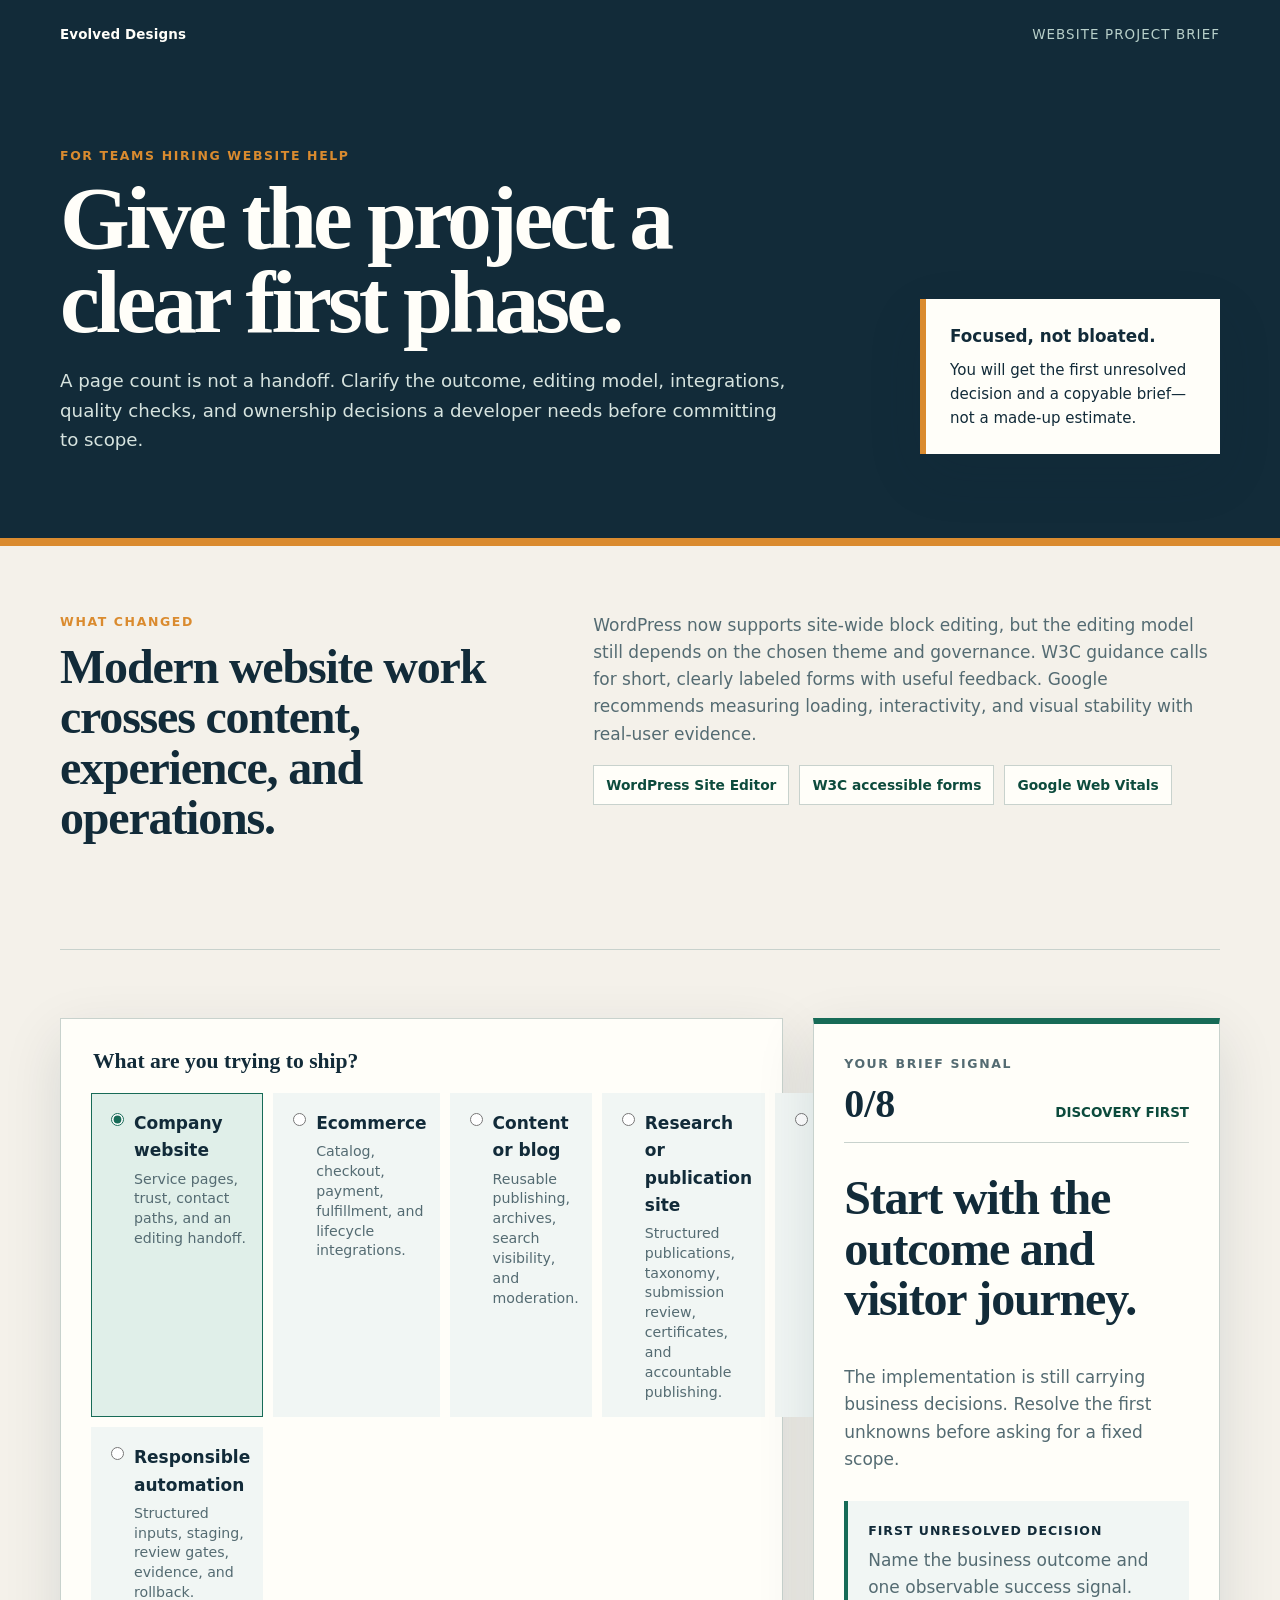
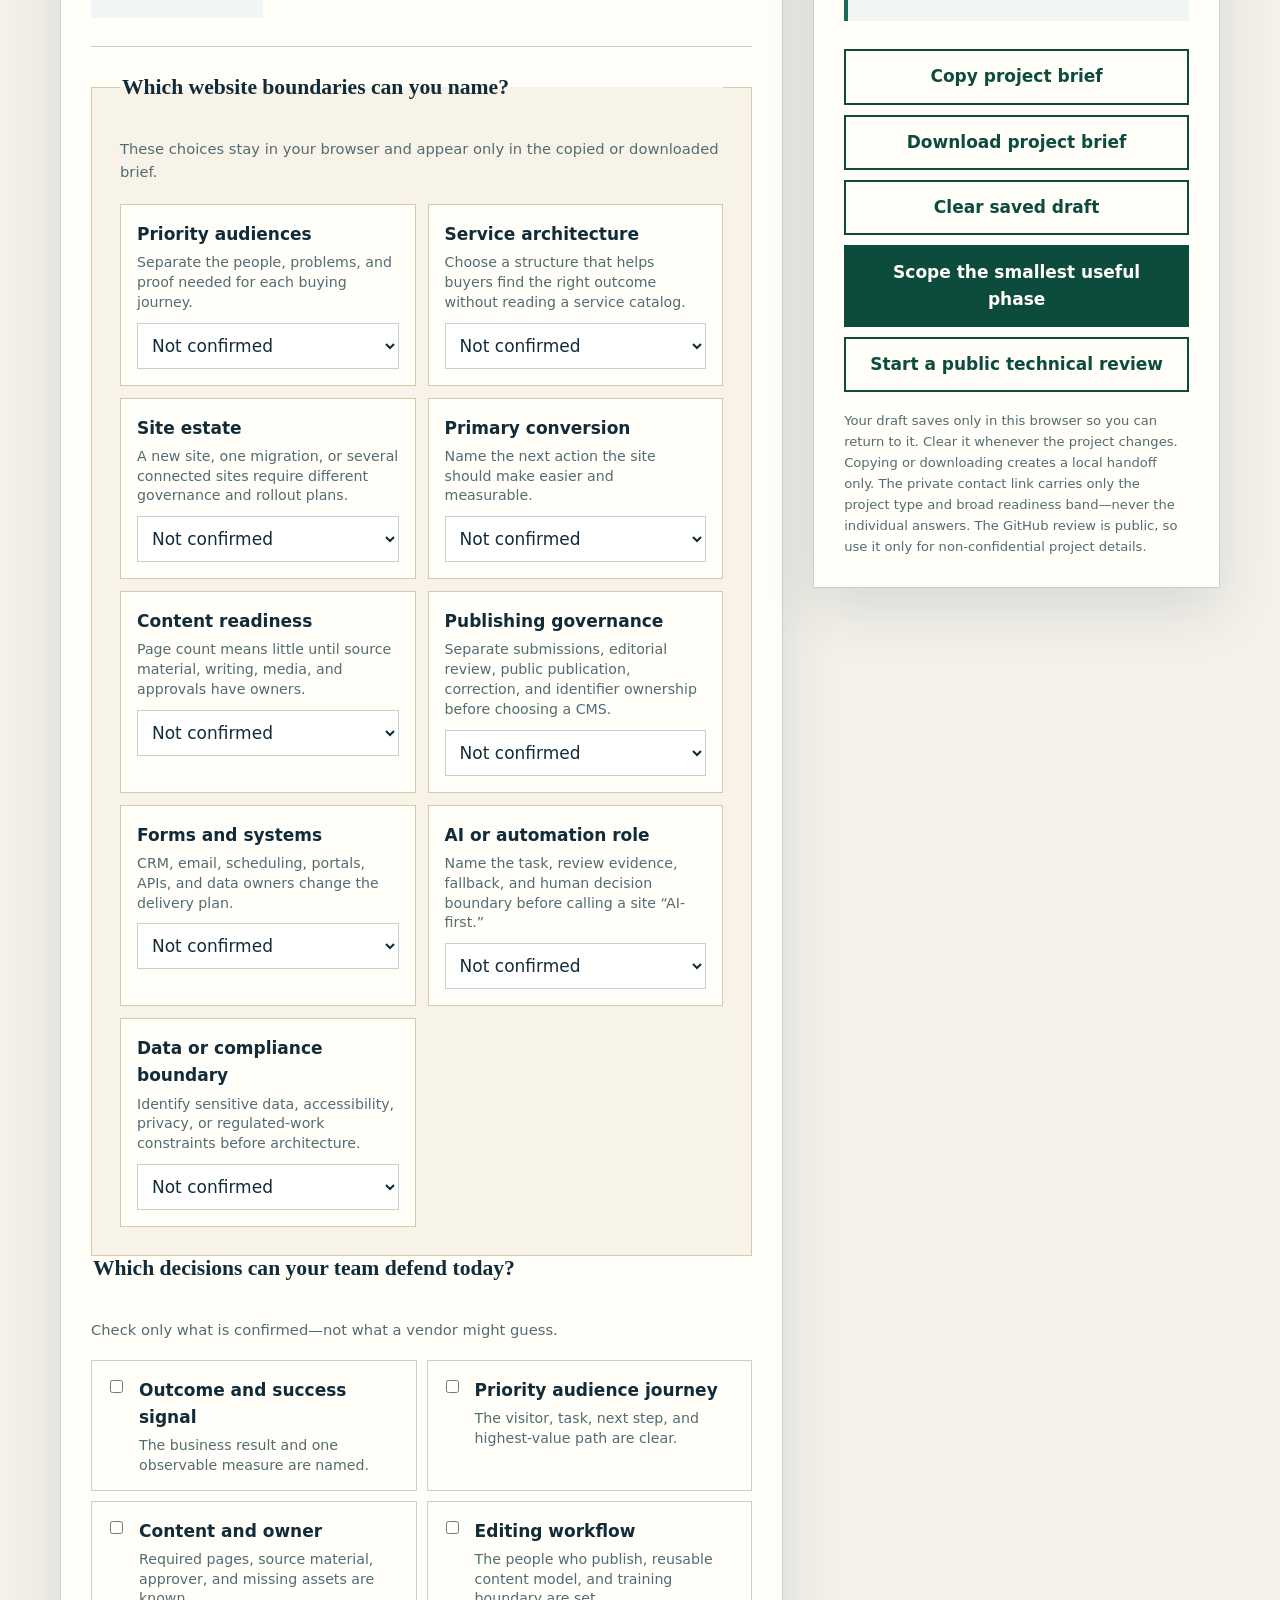
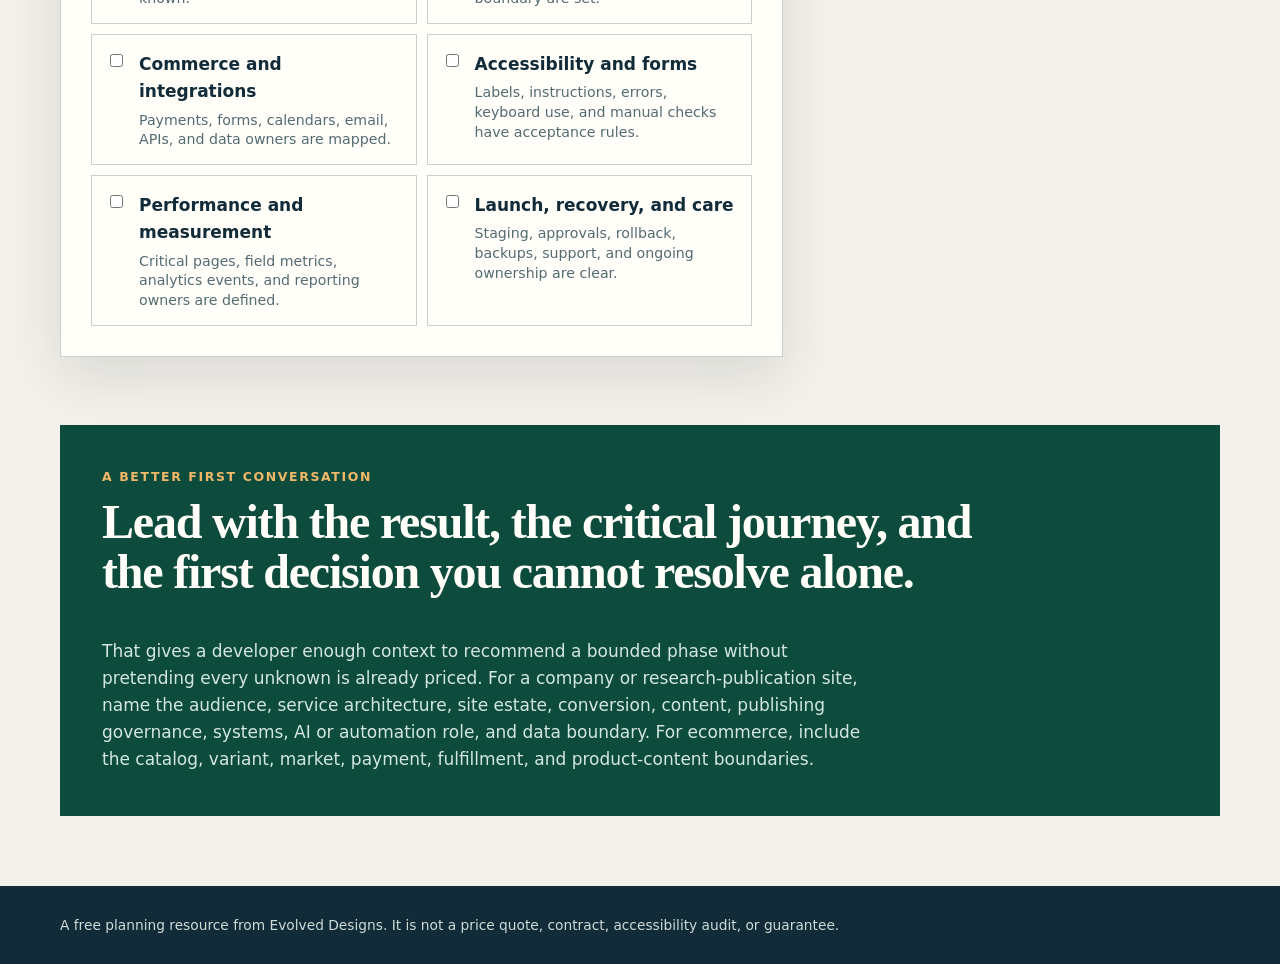
<file: index.html>
<!doctype html>
<html lang="en">
<head>
  <meta charset="utf-8">
  <meta name="viewport" content="width=device-width, initial-scale=1">
  <title>Website Project Brief Builder | Evolved Designs</title>
  <meta name="description" content="Turn a corporate, research-publication, multi-site, AI-assisted, WordPress, ecommerce, content, or automation request into a focused first-phase website brief with audience, governance, conversion, integration, content, and delivery boundaries.">
  <link rel="canonical" href="https://evolveddesigns.net/website-procurement-readiness/">
  <meta property="og:type" content="website">
  <meta property="og:title" content="Website Project Brief Builder | Evolved Designs">
  <meta property="og:description" content="Name the website decisions a developer needs before a responsible scope and handoff.">
  <meta property="og:url" content="https://evolveddesigns.net/website-procurement-readiness/">
  <meta name="twitter:card" content="summary">
  <script type="application/ld+json">
    {
      "@context": "https://schema.org",
      "@graph": [
        {
          "@type": "WebApplication",
          "name": "Website Project Brief Builder",
          "description": "A browser-private project brief builder for corporate, research-publication, multi-site, AI-assisted, WordPress, ecommerce, content, website operations, and responsible automation work, with local audience, publishing-governance, conversion, integration, content, compliance, and commerce boundaries.",
          "url": "https://evolveddesigns.net/website-procurement-readiness/",
          "applicationCategory": "BusinessApplication",
          "operatingSystem": "Any",
          "browserRequirements": "Requires JavaScript",
          "isAccessibleForFree": true,
          "creator": {"@type": "Organization", "name": "Evolved Designs", "url": "https://evolveddesigns.net/"}
        },
        {
          "@type": "FAQPage",
          "mainEntity": [
            {
              "@type": "Question",
              "name": "Does this tool produce a website price?",
              "acceptedAnswer": {"@type": "Answer", "text": "No. It identifies the first unresolved project decision so a responsible scope can be prepared."}
            },
            {
              "@type": "Question",
              "name": "Are project selections submitted?",
              "acceptedAnswer": {"@type": "Answer", "text": "No. Selections stay in the browser. The private contact route carries only the project type and broad readiness band. The separate GitHub review is public and must not contain confidential details."}
            }
          ]
        }
      ]
    }
  </script>
  <link rel="stylesheet" href="styles.css">
  <script type="module" src="app.js"></script>
</head>
<body>
  <header class="mast">
    <nav class="shell nav" aria-label="Primary">
      <a class="brand" href="https://evolveddesigns.net/?utm_source=github&amp;utm_medium=owned_tool&amp;utm_campaign=project_brief_builder">Evolved Designs</a>
      <span>Website project brief</span>
    </nav>
    <div class="shell hero">
      <div>
        <p class="eyebrow">For teams hiring website help</p>
        <h1>Give the project a clear first phase.</h1>
        <p class="lede">A page count is not a handoff. Clarify the outcome, editing model, integrations, quality checks, and ownership decisions a developer needs before committing to scope.</p>
      </div>
      <aside class="brief-card" aria-label="Builder boundary">
        <strong>Focused, not bloated.</strong>
        <p>You will get the first unresolved decision and a copyable brief—not a made-up estimate.</p>
      </aside>
    </div>
  </header>

  <main>
    <section class="context shell" aria-labelledby="why-title">
      <div>
        <p class="eyebrow">What changed</p>
        <h2 id="why-title">Modern website work crosses content, experience, and operations.</h2>
      </div>
      <div>
        <p>WordPress now supports site-wide block editing, but the editing model still depends on the chosen theme and governance. W3C guidance calls for short, clearly labeled forms with useful feedback. Google recommends measuring loading, interactivity, and visual stability with real-user evidence.</p>
        <div class="source-row" aria-label="Primary sources">
          <a href="https://wordpress.org/documentation/article/site-editor/">WordPress Site Editor</a>
          <a href="https://www.w3.org/WAI/tutorials/forms/">W3C accessible forms</a>
          <a href="https://web.dev/articles/vitals">Google Web Vitals</a>
        </div>
      </div>
    </section>

    <section class="builder shell" aria-label="Website project brief builder">
      <form class="panel choices" data-builder>
        <fieldset class="project-type">
          <legend>What are you trying to ship?</legend>
          <label><input type="radio" name="project" value="company" checked><span><strong>Company website</strong><small>Service pages, trust, contact paths, and an editing handoff.</small></span></label>
          <label><input type="radio" name="project" value="commerce"><span><strong>Ecommerce</strong><small>Catalog, checkout, payment, fulfillment, and lifecycle integrations.</small></span></label>
          <label><input type="radio" name="project" value="content"><span><strong>Content or blog</strong><small>Reusable publishing, archives, search visibility, and moderation.</small></span></label>
          <label><input type="radio" name="project" value="publication"><span><strong>Research or publication site</strong><small>Structured publications, taxonomy, submission review, certificates, and accountable publishing.</small></span></label>
          <label><input type="radio" name="project" value="operations"><span><strong>Ongoing operations</strong><small>Maintenance, analytics, forms, integrations, and a priority queue.</small></span></label>
          <label><input type="radio" name="project" value="automation"><span><strong>Responsible automation</strong><small>Structured inputs, staging, review gates, evidence, and rollback.</small></span></label>
        </fieldset>

        <fieldset class="project-scope" data-company-scope>
          <legend>Which website boundaries can you name?</legend>
          <p class="hint">These choices stay in your browser and appear only in the copied or downloaded brief.</p>
          <label><span><strong>Priority audiences</strong><small>Separate the people, problems, and proof needed for each buying journey.</small></span><select data-company-field="audiences" aria-label="Priority audiences"><option value="unknown">Not confirmed</option><option value="One primary audience">One primary audience</option><option value="Two distinct buyer journeys">Two distinct buyer journeys</option><option value="Multiple audiences or regions">Multiple audiences or regions</option></select></label>
          <label><span><strong>Service architecture</strong><small>Choose a structure that helps buyers find the right outcome without reading a service catalog.</small></span><select data-company-field="architecture" aria-label="Service architecture"><option value="unknown">Not confirmed</option><option value="One focused offer">One focused offer</option><option value="Grouped service families">Grouped service families</option><option value="Multiple divisions or locations">Multiple divisions or locations</option></select></label>
          <label><span><strong>Site estate</strong><small>A new site, one migration, or several connected sites require different governance and rollout plans.</small></span><select data-company-field="estate" aria-label="Site estate"><option value="unknown">Not confirmed</option><option value="One new website">One new website</option><option value="One redesign or migration">One redesign or migration</option><option value="Multiple sites, brands, or regions">Multiple sites, brands, or regions</option></select></label>
          <label><span><strong>Primary conversion</strong><small>Name the next action the site should make easier and measurable.</small></span><select data-company-field="conversion" aria-label="Primary conversion"><option value="unknown">Not confirmed</option><option value="Contact or consultation request">Contact or consultation request</option><option value="Qualified intake or quote request">Qualified intake or quote request</option><option value="Account, portal, or application start">Account, portal, or application start</option></select></label>
          <label><span><strong>Content readiness</strong><small>Page count means little until source material, writing, media, and approvals have owners.</small></span><select data-company-field="content" aria-label="Content readiness"><option value="unknown">Not confirmed</option><option value="Approved content is ready">Approved content is ready</option><option value="Existing content needs migration or revision">Existing content needs migration or revision</option><option value="Research and content production are needed">Research and content production are needed</option></select></label>
          <label><span><strong>Publishing governance</strong><small>Separate submissions, editorial review, public publication, correction, and identifier ownership before choosing a CMS.</small></span><select data-company-field="governance" aria-label="Publishing governance"><option value="unknown">Not confirmed</option><option value="One accountable publisher with a simple approval step">One accountable publisher with a simple approval step</option><option value="Submission, review, publication, and correction roles are distinct">Submission, review, publication, and correction roles are distinct</option><option value="Certificates, persistent identifiers, or identity verification require review">Certificates, persistent identifiers, or identity verification require review</option></select></label>
          <label><span><strong>Forms and systems</strong><small>CRM, email, scheduling, portals, APIs, and data owners change the delivery plan.</small></span><select data-company-field="systems" aria-label="Forms and systems"><option value="unknown">Not confirmed</option><option value="Standard forms and email routing">Standard forms and email routing</option><option value="CRM, scheduling, or analytics integrations">CRM, scheduling, or analytics integrations</option><option value="Portal, API, or custom workflow">Portal, API, or custom workflow</option></select></label>
          <label><span><strong>AI or automation role</strong><small>Name the task, review evidence, fallback, and human decision boundary before calling a site “AI-first.”</small></span><select data-company-field="automation" aria-label="AI or automation role"><option value="unknown">Not confirmed</option><option value="No AI or automation in the first phase">No AI or automation in the first phase</option><option value="Assistive content or workflow automation">Assistive content or workflow automation</option><option value="Customer-facing or decision-support automation requires review">Customer-facing or decision-support automation requires review</option></select></label>
          <label><span><strong>Data or compliance boundary</strong><small>Identify sensitive data, accessibility, privacy, or regulated-work constraints before architecture.</small></span><select data-company-field="risk" aria-label="Data or compliance boundary"><option value="unknown">Not confirmed</option><option value="Ordinary public marketing content">Ordinary public marketing content</option><option value="Accessibility or privacy requirements">Accessibility or privacy requirements</option><option value="Sensitive or regulated workflow requires review">Sensitive or regulated workflow requires review</option></select></label>
        </fieldset>

        <fieldset class="commerce-scope" data-commerce-scope hidden>
          <legend>Which store boundaries can you name?</legend>
          <p class="hint">These choices stay in your browser and appear only in the copied or downloaded brief.</p>
          <label><span><strong>Catalog scale</strong><small>Products and variants affect migration, templates, QA, and launch work.</small></span><select data-commerce-field="catalog" aria-label="Catalog scale"><option value="unknown">Not confirmed</option><option value="1–25 products">1–25 products</option><option value="26–100 products">26–100 products</option><option value="101–500 products">101–500 products</option><option value="More than 500 products">More than 500 products</option></select></label>
          <label><span><strong>Variant model</strong><small>Name ordinary options or any product configuration logic.</small></span><select data-commerce-field="variants" aria-label="Variant model"><option value="unknown">Not confirmed</option><option value="Simple products">Simple products</option><option value="Size, color, or similar variants">Size, color, or similar variants</option><option value="Configured or dependent options">Configured or dependent options</option></select></label>
          <label><span><strong>Markets</strong><small>Currency, language, tax, and compliance follow the selling regions.</small></span><select data-commerce-field="markets" aria-label="Selling markets"><option value="unknown">Not confirmed</option><option value="One domestic market">One domestic market</option><option value="Multiple regions in one language">Multiple regions in one language</option><option value="International or multilingual">International or multilingual</option></select></label>
          <label><span><strong>Payments</strong><small>Keep standard checkout separate from subscriptions or B2B terms.</small></span><select data-commerce-field="payments" aria-label="Payment model"><option value="unknown">Not confirmed</option><option value="One standard payment gateway">One standard payment gateway</option><option value="Multiple or local payment methods">Multiple or local payment methods</option><option value="Subscriptions, invoicing, or B2B terms">Subscriptions, invoicing, or B2B terms</option></select></label>
          <label><span><strong>Fulfillment</strong><small>Origins, zones, rates, carriers, and outside systems shape the order flow.</small></span><select data-commerce-field="fulfillment" aria-label="Fulfillment model"><option value="unknown">Not confirmed</option><option value="One origin and simple rates">One origin and simple rates</option><option value="Multiple zones, carriers, or rate rules">Multiple zones, carriers, or rate rules</option><option value="3PL, dropship, or multiple origins">3PL, dropship, or multiple origins</option></select></label>
          <label><span><strong>Product content</strong><small>Descriptions, specifications, media, and migration need owners.</small></span><select data-commerce-field="content" aria-label="Product content readiness"><option value="unknown">Not confirmed</option><option value="Descriptions and media are ready">Descriptions and media are ready</option><option value="Content is partial or needs migration">Content is partial or needs migration</option><option value="Content production is part of the project">Content production is part of the project</option></select></label>
        </fieldset>

        <fieldset class="decision-list">
          <legend>Which decisions can your team defend today?</legend>
          <p class="hint">Check only what is confirmed—not what a vendor might guess.</p>
          <label><input type="checkbox" value="outcome"><span><strong>Outcome and success signal</strong><small>The business result and one observable measure are named.</small></span></label>
          <label><input type="checkbox" value="journey"><span><strong>Priority audience journey</strong><small>The visitor, task, next step, and highest-value path are clear.</small></span></label>
          <label><input type="checkbox" value="content"><span><strong>Content and owner</strong><small>Required pages, source material, approver, and missing assets are known.</small></span></label>
          <label><input type="checkbox" value="editing"><span><strong>Editing workflow</strong><small>The people who publish, reusable content model, and training boundary are set.</small></span></label>
          <label><input type="checkbox" value="integrations"><span><strong>Commerce and integrations</strong><small>Payments, forms, calendars, email, APIs, and data owners are mapped.</small></span></label>
          <label><input type="checkbox" value="quality"><span><strong>Accessibility and forms</strong><small>Labels, instructions, errors, keyboard use, and manual checks have acceptance rules.</small></span></label>
          <label><input type="checkbox" value="measurement"><span><strong>Performance and measurement</strong><small>Critical pages, field metrics, analytics events, and reporting owners are defined.</small></span></label>
          <label><input type="checkbox" value="care"><span><strong>Launch, recovery, and care</strong><small>Staging, approvals, rollback, backups, support, and ongoing ownership are clear.</small></span></label>
        </fieldset>
      </form>

      <aside class="panel output" aria-live="polite">
        <p class="eyebrow">Your brief signal</p>
        <div class="score"><strong data-score>0/8</strong><span data-band>Discovery first</span></div>
        <h2 data-phase>Start with the outcome and visitor journey.</h2>
        <p data-summary>The implementation is still carrying business decisions. Resolve the first unknowns before asking for a fixed scope.</p>
        <div class="next-block">
          <h3>First unresolved decision</h3>
          <p data-gap>Name the business outcome and one observable success signal.</p>
        </div>
        <div class="actions">
          <button class="button secondary" type="button" data-copy>Copy project brief</button>
          <button class="button secondary" type="button" data-download>Download project brief</button>
          <button class="button secondary" type="button" data-clear>Clear saved draft</button>
          <a class="button" data-contact href="https://evolveddesigns.net/contact-us/?utm_source=github&amp;utm_medium=owned_tool&amp;utm_campaign=project_brief_builder&amp;utm_content=company_discovery">Scope the smallest useful phase</a>
          <a class="button secondary" href="https://github.com/Evolved-Designs/Evolved-Designs/issues/new?template=project-review.yml">Start a public technical review</a>
        </div>
        <p class="privacy" data-storage-status>Your draft saves only in this browser so you can return to it. Clear it whenever the project changes. Copying or downloading creates a local handoff only. The private contact link carries only the project type and broad readiness band—never the individual answers. The GitHub review is public, so use it only for non-confidential project details.</p>
      </aside>
    </section>

    <section class="handoff shell" aria-labelledby="handoff-title">
      <p class="eyebrow">A better first conversation</p>
      <h2 id="handoff-title">Lead with the result, the critical journey, and the first decision you cannot resolve alone.</h2>
      <p>That gives a developer enough context to recommend a bounded phase without pretending every unknown is already priced. For a company or research-publication site, name the audience, service architecture, site estate, conversion, content, publishing governance, systems, AI or automation role, and data boundary. For ecommerce, include the catalog, variant, market, payment, fulfillment, and product-content boundaries.</p>
    </section>
  </main>

  <footer><div class="shell">A free planning resource from Evolved Designs. It is not a price quote, contract, accessibility audit, or guarantee.</div></footer>
</body>
</html>
</file>
<file: styles.css>
:root {
  --ink: #122b39;
  --paper: #f4f1ea;
  --white: #fffef9;
  --green: #176b57;
  --green-dark: #0d4b3d;
  --gold: #da8b2f;
  --line: #c8d2cd;
  --muted: #546b72;
  --shadow: 0 20px 55px rgba(18, 43, 57, .12);
}

* { box-sizing: border-box; }
html { color-scheme: light; }
body { margin: 0; color: var(--ink); background: var(--paper); font: 17px/1.6 ui-sans-serif, system-ui, -apple-system, BlinkMacSystemFont, "Segoe UI", sans-serif; }
a { color: var(--green-dark); text-underline-offset: .18em; }
button, input, select { font: inherit; }
.shell { width: min(1160px, calc(100% - 40px)); margin-inline: auto; }
.mast { color: var(--white); background: var(--ink); border-bottom: 8px solid var(--gold); }
.nav { min-height: 70px; display: flex; align-items: center; justify-content: space-between; gap: 24px; color: #b8d0ca; font-size: .84rem; letter-spacing: .08em; text-transform: uppercase; }
.brand { color: var(--white); font-weight: 800; letter-spacing: .01em; text-decoration: none; text-transform: none; }
.hero { display: grid; grid-template-columns: minmax(0, 1fr) 300px; gap: 70px; align-items: end; padding-block: 76px 84px; }
.eyebrow { margin: 0 0 10px; color: var(--gold); font-size: .78rem; font-weight: 800; letter-spacing: .13em; text-transform: uppercase; }
h1, h2, h3, p { margin-top: 0; }
h1 { max-width: 800px; margin-bottom: 22px; font: 800 clamp(2.9rem, 7vw, 5.8rem)/.94 Georgia, "Times New Roman", serif; letter-spacing: -.045em; }
h2 { font: 800 clamp(1.8rem, 4vw, 3rem)/1.05 Georgia, "Times New Roman", serif; letter-spacing: -.025em; }
.lede { max-width: 740px; margin-bottom: 0; color: #d6e3df; font-size: 1.14rem; }
.brief-card { padding: 24px; color: var(--ink); background: var(--white); border-left: 6px solid var(--gold); box-shadow: var(--shadow); }
.brief-card strong { display: block; margin-bottom: 8px; font-size: 1.05rem; }
.brief-card p { margin: 0; font-size: .94rem; }
.context { display: grid; grid-template-columns: .85fr 1.15fr; gap: 48px 70px; padding-block: 66px; border-bottom: 1px solid var(--line); }
.context > div:last-child > p { color: var(--muted); }
.source-row { display: flex; flex-wrap: wrap; gap: 10px; }
.source-row a { padding: 8px 12px; background: var(--white); border: 1px solid var(--line); font-size: .86rem; font-weight: 700; text-decoration: none; }
.builder { display: grid; grid-template-columns: minmax(0, 1.28fr) minmax(320px, .72fr); gap: 30px; align-items: start; padding-block: 68px; }
.panel { background: var(--white); border: 1px solid var(--line); box-shadow: var(--shadow); }
.choices { padding: 30px; }
fieldset { min-width: 0; margin: 0; padding: 0; border: 0; }
legend { width: 100%; margin-bottom: 18px; font: 800 1.35rem/1.2 Georgia, "Times New Roman", serif; }
.project-type { display: grid; grid-template-columns: repeat(5, 1fr); gap: 10px; padding-bottom: 28px; border-bottom: 1px solid var(--line); }
.project-type legend { grid-column: 1 / -1; }
.project-type label, .decision-list label { position: relative; display: flex; cursor: pointer; }
.project-type input, .decision-list input { position: absolute; inset: 17px auto auto 15px; accent-color: var(--green); }
.project-type span { width: 100%; min-height: 170px; padding: 16px 12px 14px 42px; background: #f1f6f4; border: 1px solid transparent; }
.project-type input:checked + span { background: #e0efe9; border-color: var(--green); }
.commerce-scope, .project-scope { display: grid; grid-template-columns: repeat(2, 1fr); gap: 12px; margin-top: 28px; padding: 28px; background: #f8f3e9; border: 1px solid #d9c9aa; }
.commerce-scope[hidden], .project-scope[hidden] { display: none; }
.commerce-scope legend, .commerce-scope .hint, .project-scope legend, .project-scope .hint { grid-column: 1 / -1; }
.commerce-scope label, .project-scope label { display: grid; gap: 10px; align-content: start; padding: 16px; background: var(--white); border: 1px solid #d9c9aa; }
.commerce-scope select, .project-scope select { width: 100%; min-height: 46px; padding: 8px 10px; color: var(--ink); background: #fff; border: 1px solid var(--line); }
.commerce-scope select:focus-visible, .project-scope select:focus-visible { outline: 3px solid var(--gold); outline-offset: 2px; }
label strong, label small { display: block; }
label small { margin-top: 5px; color: var(--muted); line-height: 1.4; }
.decision-list { display: grid; grid-template-columns: repeat(2, 1fr); gap: 10px; padding-top: 28px; }
.decision-list legend, .decision-list .hint { grid-column: 1 / -1; }
.hint { margin: -10px 0 8px; color: var(--muted); font-size: .92rem; }
.decision-list span { width: 100%; min-height: 116px; padding: 16px 14px 14px 47px; border: 1px solid var(--line); }
.decision-list input:checked + span { background: #e8f3ef; border-color: var(--green); }
input:focus-visible + span, .button:focus-visible { outline: 3px solid var(--gold); outline-offset: 3px; }
.output { position: sticky; top: 20px; padding: 30px; border-top: 6px solid var(--green); }
.score { display: flex; align-items: baseline; justify-content: space-between; gap: 18px; margin-bottom: 30px; padding-bottom: 18px; border-bottom: 1px solid var(--line); }
.score strong { font: 800 2.5rem/1 Georgia, "Times New Roman", serif; }
.score span { color: var(--green-dark); font-size: .84rem; font-weight: 800; text-transform: uppercase; }
.output > p, .next-block p { color: var(--muted); }
.next-block { margin-block: 28px; padding: 20px; background: #f1f6f4; border-left: 4px solid var(--green); }
.next-block h3 { margin-bottom: 6px; font-size: .78rem; letter-spacing: .08em; text-transform: uppercase; }
.next-block p { margin: 0; }
.actions { display: grid; gap: 10px; }
.button { display: inline-flex; min-height: 50px; align-items: center; justify-content: center; padding: 12px 16px; color: var(--white); background: var(--green-dark); border: 2px solid var(--green-dark); font-weight: 800; text-align: center; text-decoration: none; cursor: pointer; }
.button.secondary { color: var(--green-dark); background: var(--white); }
.privacy { margin: 18px 0 0; font-size: .82rem; }
.handoff { margin-bottom: 70px; padding: 42px; color: var(--white); background: var(--green-dark); }
.handoff .eyebrow { color: #f0b868; }
.handoff h2 { max-width: 900px; }
.handoff p:last-child { max-width: 780px; margin-bottom: 0; color: #d3e7df; }
footer { padding-block: 28px; color: #cedbd7; background: var(--ink); font-size: .86rem; }

@media (max-width: 980px) {
  .project-type { grid-template-columns: repeat(2, 1fr); }
  .project-type legend { grid-column: 1 / -1; }
}
@media (max-width: 850px) {
  .hero, .context, .builder { grid-template-columns: 1fr; }
  .hero { gap: 38px; }
  .brief-card { max-width: 560px; }
  .output { position: static; }
}
@media (max-width: 620px) {
  .shell { width: min(100% - 26px, 1160px); }
  .nav { align-items: flex-start; flex-direction: column; justify-content: center; gap: 2px; }
  .hero { padding-block: 54px 64px; }
  h1 { font-size: clamp(2.55rem, 15vw, 4.2rem); }
  .project-type, .decision-list, .commerce-scope, .project-scope { grid-template-columns: 1fr; }
  .project-type legend, .decision-list legend, .decision-list .hint, .commerce-scope legend, .commerce-scope .hint, .project-scope legend, .project-scope .hint { grid-column: auto; }
  .project-type span { min-height: 0; }
  .choices, .output { padding: 22px; }
  .handoff { padding: 28px 22px; }
}
@media (prefers-reduced-motion: reduce) {
  *, *::before, *::after { scroll-behavior: auto !important; }
}
</file>
